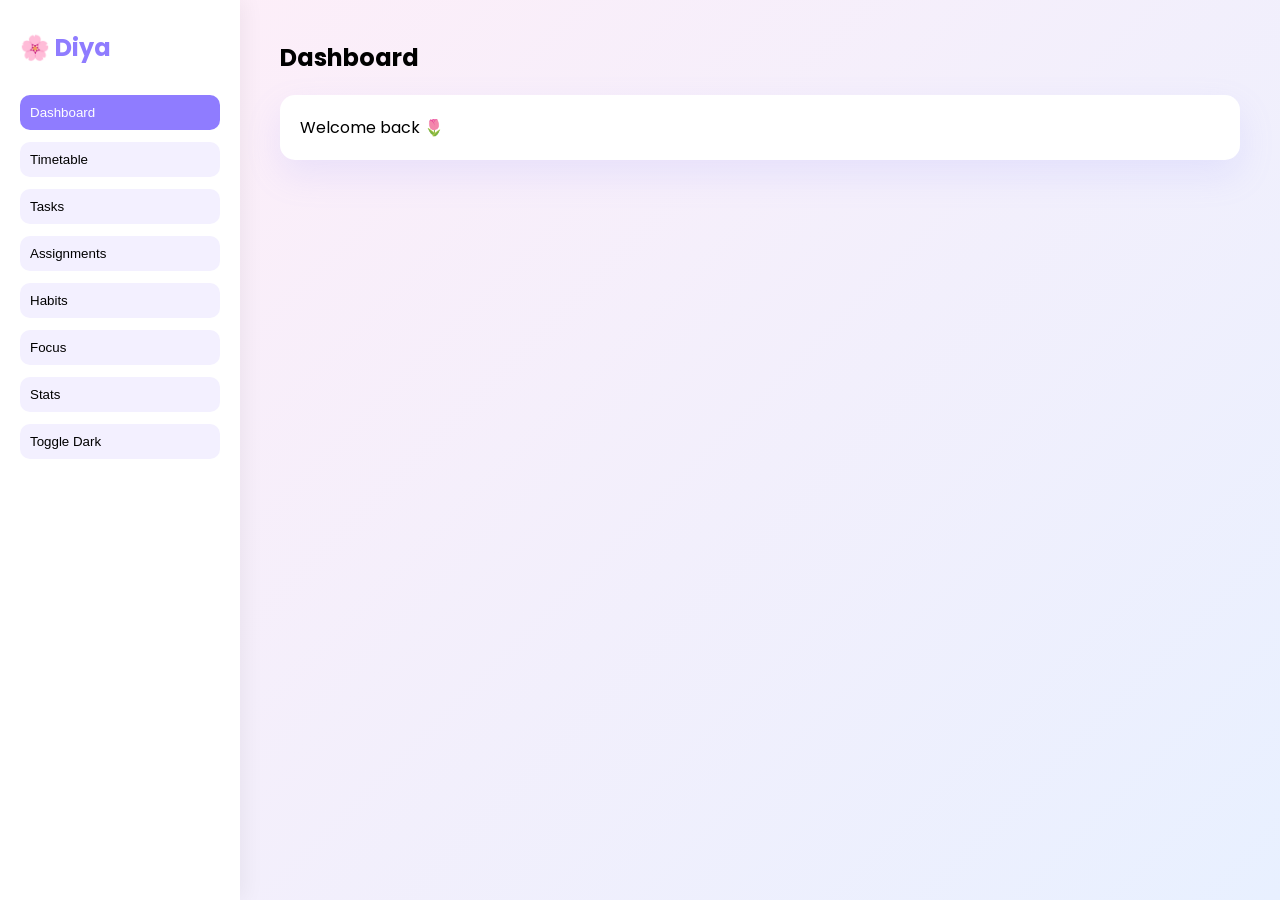
<file: index.html>
<!DOCTYPE html>
<html lang="en">
<head>
    <meta charset="UTF-8">
    <title>Diya Routine Manager</title>
    <meta name="viewport" content="width=device-width, initial-scale=1.0">

    <!-- Google Font -->
    <link href="https://fonts.googleapis.com/css2?family=Poppins:wght@300;400;600&display=swap" rel="stylesheet">

    <!-- CSS File -->
    <link rel="stylesheet" href="style.css">
</head>
<body>

    <div class="app">

        <!-- Sidebar -->
        <aside class="sidebar">
            <h2 class="logo">🌸 Diya</h2>

            <nav>
                <button class="nav-btn active" data-page="dashboard">Dashboard</button>
                <button class="nav-btn" data-page="timetable">Timetable</button>
                <button class="nav-btn" data-page="tasks">Tasks</button>
                <button class="nav-btn" data-page="assignments">Assignments</button>
                <button class="nav-btn" data-page="habits">Habits</button>
                <button class="nav-btn" data-page="focus">Focus</button>
                <button class="nav-btn" data-page="stats">Stats</button>
                <button class="nav-btn" id="darkToggle">Toggle Dark</button>
            </nav>
        </aside>

        <!-- Main Content -->
        <main class="content">

            <section id="dashboard" class="page active">
                <h1>Dashboard</h1>
                <div class="card">Welcome back 🌷</div>
            </section>

            <section id="timetable" class="page">
                <h1>Weekly Timetable</h1>
                <div class="card">Timetable coming soon...</div>
            </section>

            <section id="tasks" class="page">
                <h1>Tasks</h1>
                <div class="card">Task system coming soon...</div>
            </section>

            <section id="assignments" class="page">
                <h1>Assignments</h1>
                <div class="card">Assignment manager coming soon...</div>
            </section>

            <section id="habits" class="page">
                <h1>Habits</h1>
                <div class="card">Habit tracker coming soon...</div>
            </section>

            <section id="focus" class="page">
                <h1>Focus Mode</h1>
                <div class="card">Pomodoro timer coming soon...</div>
            </section>

            <section id="stats" class="page">
                <h1>Analytics</h1>
                <div class="card">Statistics coming soon...</div>
            </section>

        </main>

    </div>

    <!-- JS Files -->
    <script src="data.js"></script>
    <script src="app.js"></script>

</body>
</html>
</file>
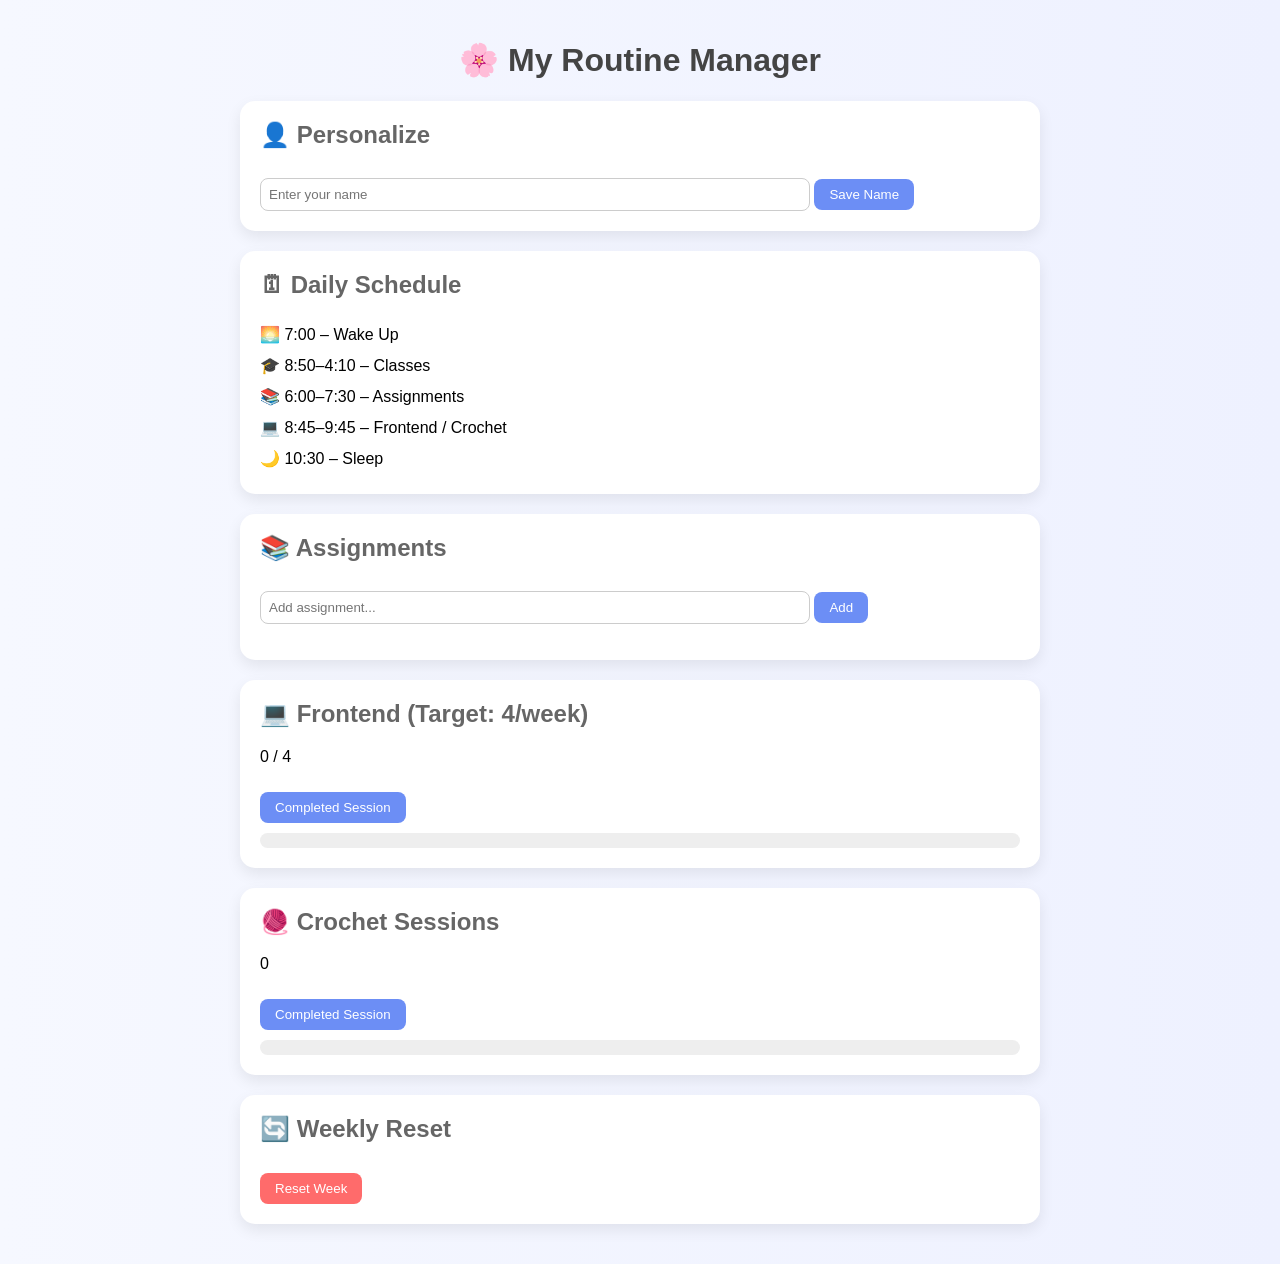
<file: routine-manager.html>
<!DOCTYPE html>
<html>
<head>
    <title>Diya's Routine Manager</title>
    <style>
        body {
            font-family: Arial, sans-serif;
            background: linear-gradient(to right, #f6f8ff, #eef1ff);
            margin: 0;
            padding: 20px;
        }

        h1 {
            text-align: center;
            color: #444;
        }

        .container {
            max-width: 800px;
            margin: auto;
        }

        .card {
            background: white;
            padding: 20px;
            margin-bottom: 20px;
            border-radius: 15px;
            box-shadow: 0 6px 15px rgba(0,0,0,0.08);
        }

        h2 {
            margin-top: 0;
            color: #666;
        }

        button {
            padding: 8px 15px;
            border: none;
            border-radius: 8px;
            cursor: pointer;
            background: #6c8ef5;
            color: white;
            margin-top: 10px;
        }

        button:hover {
            background: #5674d6;
        }

        input {
            padding: 8px;
            width: 70%;
            border-radius: 8px;
            border: 1px solid #ccc;
        }

        ul {
            list-style: none;
            padding: 0;
        }

        li {
            margin: 8px 0;
            cursor: pointer;
        }

        .done {
            text-decoration: line-through;
            color: gray;
        }

        .progress-bar {
            background: #eee;
            border-radius: 10px;
            height: 15px;
            margin-top: 10px;
            overflow: hidden;
        }

        .progress {
            height: 100%;
            background: #6c8ef5;
            width: 0%;
            transition: 0.3s;
        }

        .schedule-item {
            padding: 6px 0;
        }

        .reset-btn {
            background: #ff6b6b;
        }

        .reset-btn:hover {
            background: #e25555;
        }
    </style>
</head>

<body>

<h1>🌸 <span id="username">My</span> Routine Manager</h1>

<div class="container">

    <!-- Personalization -->
    <div class="card">
        <h2>👤 Personalize</h2>
        <input type="text" id="nameInput" placeholder="Enter your name">
        <button onclick="saveName()">Save Name</button>
    </div>

    <!-- Daily Schedule -->
    <div class="card">
        <h2>🗓 Daily Schedule</h2>
        <div class="schedule-item">🌅 7:00 – Wake Up</div>
        <div class="schedule-item">🎓 8:50–4:10 – Classes</div>
        <div class="schedule-item">📚 6:00–7:30 – Assignments</div>
        <div class="schedule-item">💻 8:45–9:45 – Frontend / Crochet</div>
        <div class="schedule-item">🌙 10:30 – Sleep</div>
    </div>

    <!-- Assignments -->
    <div class="card">
        <h2>📚 Assignments</h2>
        <input type="text" id="assignmentInput" placeholder="Add assignment...">
        <button onclick="addAssignment()">Add</button>
        <ul id="assignmentList"></ul>
    </div>

    <!-- Frontend Tracker -->
    <div class="card">
        <h2>💻 Frontend (Target: 4/week)</h2>
        <p><span id="frontendCount">0</span> / 4</p>
        <button onclick="incrementFrontend()">Completed Session</button>
        <div class="progress-bar">
            <div class="progress" id="frontendProgress"></div>
        </div>
    </div>

    <!-- Crochet Tracker -->
    <div class="card">
        <h2>🧶 Crochet Sessions</h2>
        <p><span id="crochetCount">0</span></p>
        <button onclick="incrementCrochet()">Completed Session</button>
        <div class="progress-bar">
            <div class="progress" id="crochetProgress"></div>
        </div>
    </div>

    <!-- Weekly Reset -->
    <div class="card">
        <h2>🔄 Weekly Reset</h2>
        <button class="reset-btn" onclick="weeklyReset()">Reset Week</button>
    </div>

</div>

<script>
    let assignments = JSON.parse(localStorage.getItem("assignments")) || [];
    let frontendCount = parseInt(localStorage.getItem("frontendCount")) || 0;
    let crochetCount = parseInt(localStorage.getItem("crochetCount")) || 0;
    let savedName = localStorage.getItem("username");

    function saveData() {
        localStorage.setItem("assignments", JSON.stringify(assignments));
        localStorage.setItem("frontendCount", frontendCount);
        localStorage.setItem("crochetCount", crochetCount);
    }

    function saveName() {
        const name = document.getElementById("nameInput").value;
        localStorage.setItem("username", name);
        document.getElementById("username").textContent = name + "'s";
    }

    if (savedName) {
        document.getElementById("username").textContent = savedName + "'s";
    }

    function renderAssignments() {
        const list = document.getElementById("assignmentList");
        list.innerHTML = "";
        assignments.forEach((item, index) => {
            const li = document.createElement("li");
            li.textContent = item.text;
            if (item.done) li.classList.add("done");
            li.onclick = () => {
                assignments[index].done = !assignments[index].done;
                saveData();
                renderAssignments();
            };
            list.appendChild(li);
        });
    }

    function addAssignment() {
        const input = document.getElementById("assignmentInput");
        if (input.value.trim() === "") return;
        assignments.push({ text: input.value, done: false });
        input.value = "";
        saveData();
        renderAssignments();
    }

    function incrementFrontend() {
        if (frontendCount < 4) frontendCount++;
        updateFrontend();
    }

    function incrementCrochet() {
        crochetCount++;
        updateCrochet();
    }

    function updateFrontend() {
        document.getElementById("frontendCount").textContent = frontendCount;
        document.getElementById("frontendProgress").style.width = (frontendCount / 4) * 100 + "%";
        saveData();
    }

    function updateCrochet() {
        document.getElementById("crochetCount").textContent = crochetCount;
        document.getElementById("crochetProgress").style.width = (crochetCount / 7) * 100 + "%";
        saveData();
    }

    function weeklyReset() {
        frontendCount = 0;
        crochetCount = 0;
        updateFrontend();
        updateCrochet();
    }

    updateFrontend();
    updateCrochet();
    renderAssignments();
</script>

</body>
</html>
</file>
<file: style.css>
* {
    margin: 0;
    padding: 0;
    box-sizing: border-box;
}

body {
    font-family: 'Poppins', sans-serif;
    background: linear-gradient(135deg, #ffeef8, #e8f0ff);
    min-height: 100vh;
}

.app {
    display: flex;
}

/* Sidebar */

.sidebar {
    width: 240px;
    background: white;
    padding: 30px 20px;
    min-height: 100vh;
    box-shadow: 5px 0 20px rgba(0,0,0,0.05);
}

.logo {
    margin-bottom: 30px;
    color: #8f7cff;
}

.nav-btn {
    display: block;
    width: 100%;
    margin-bottom: 12px;
    padding: 10px;
    border: none;
    border-radius: 10px;
    background: #f3f0ff;
    cursor: pointer;
    text-align: left;
}

.nav-btn.active {
    background: #8f7cff;
    color: white;
}

/* Main Content */

.content {
    flex: 1;
    padding: 40px;
}

.page {
    display: none;
}

.page.active {
    display: block;
}

.card {
    margin-top: 20px;
    background: white;
    padding: 20px;
    border-radius: 15px;
    box-shadow: 0 15px 35px rgba(150,150,255,0.15);
}
</file>
